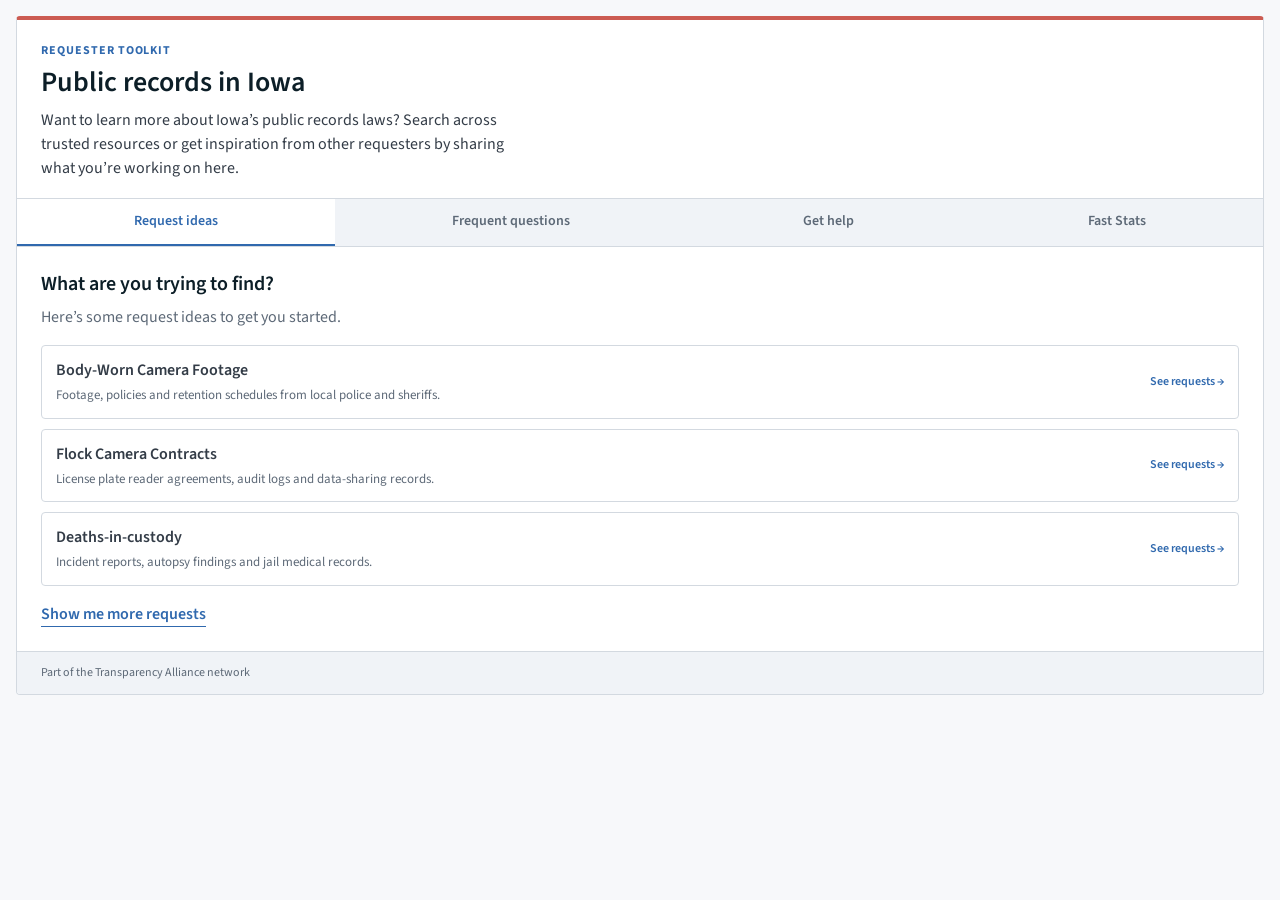
<file: index.html>
<!doctype html><html><head><meta charset=utf8><meta name=viewport content="width=device-width,initial-scale=1,viewport-fit=cover"><style>:root{color-scheme:light;box-sizing:border-box;padding-top:env(safe-area-inset-top,0px);padding-bottom:env(safe-area-inset-bottom,0px)}html{scroll-padding-top:env(safe-area-inset-top,0px)}body{margin:0;padding:0;font:14px -apple-system,BlinkMacSystemFont,sans-serif;background:#fff;color:#000}img{max-width:100%}[hidden]:not([hidden=until-found i]){display:none!important}</style></head><body>
<title>Requester Toolkit Widget</title>
<meta name="claude:viewport-fit-sides" content="cover">
<link rel="preconnect" href="https://fonts.googleapis.com">
<link rel="preconnect" href="https://fonts.gstatic.com" crossorigin>
<link rel="stylesheet" href="https://fonts.googleapis.com/css2?family=Source+Sans+3:wght@400;500;600;700&display=swap">
<style>
/* Layout: a single embeddable card (max 680px) shown on a neutral host page.
   Intro sits on top, a tab strip below it, one panel visible at a time. */
:root {
  --bg: #f7f8fa;
  --card: #ffffff;
  --card-alt: #f0f3f7;
  --fg: #333c47;
  --head: #0c1e27;
  --muted: #5d6977;
  --line: #d3d9e0;
  --line-strong: #97a1ad;
  --accent: #3069ae;
  --accent-ink: #f7f8fa;
  --accent-soft: #e4edf8;
  --btn: #4582cc;
  --btn-edge: #3069ae;
  --btn-ink: #f7f8fa;
  --coral: #cc5c52;
  --mark: #f8dcd8;
  --ok: #1d6b3a;
  --font-display: "Source Sans 3", "Source Sans Pro", -apple-system, "system-ui", "Segoe UI", Roboto, "Helvetica Neue", sans-serif;
  color-scheme: light;
  --font-body: "Source Sans 3", "Source Sans Pro", -apple-system, "system-ui", "Segoe UI", Roboto, "Helvetica Neue", sans-serif;
}

* { box-sizing: border-box; }
body {
  background: var(--bg);
  color: var(--fg);
  font-family: var(--font-body);
  font-size: 16px;
  line-height: 1.5;
  padding-block: 16px;
  padding-left: max(16px, env(safe-area-inset-left, 0px));
  padding-right: max(16px, env(safe-area-inset-right, 0px));
}
.host-note {
  max-width: 680px;
  margin: 0 auto 12px;
  font-size: 12px;
  letter-spacing: 0.04em;
  text-transform: uppercase;
  color: var(--muted);
}

/* ---------- widget ---------- */
.rt-widget {
  width: 100%;
  margin: 0;
  background: var(--card);
  border: 1px solid var(--line);
  border-top: 4px solid var(--coral);
  border-radius: 4px;
  overflow: hidden;
}
.rt-head { padding: 22px 24px 18px; }
.rt-kicker {
  font-size: 12px;
  font-weight: 700;
  letter-spacing: 0.08em;
  text-transform: uppercase;
  color: var(--accent);
  margin: 0 0 6px;
}
.rt-title {
  font-family: var(--font-display);
  font-weight: 600;
  font-size: 28px;
  line-height: 1.15;
  color: var(--head);
  margin: 0 0 10px;
  text-wrap: balance;
}
.rt-intro { margin: 0; color: var(--fg); max-width: 60ch; }
.rt-intro strong { font-weight: 600; }

.rt-tabs {
  display: flex;
  border-top: 1px solid var(--line);
  border-bottom: 1px solid var(--line);
  background: var(--card-alt);
  overflow-x: auto;
}
.rt-tab {
  flex: 1 1 auto;
  appearance: none;
  background: transparent;
  border: 0;
  border-bottom: 3px solid transparent;
  margin-bottom: -1px;
  padding: 12px 14px;
  font: inherit;
  font-size: 14px;
  font-weight: 600;
  color: var(--muted);
  white-space: nowrap;
  cursor: pointer;
}
.rt-tab:hover { color: var(--fg); }
.rt-tab[aria-selected="true"] {
  color: var(--accent);
  background: var(--card);
  border-bottom-color: var(--accent);
}
.rt-tab:focus-visible, .rt-widget a:focus-visible, .rt-widget button:focus-visible,
.rt-widget input:focus-visible, .rt-widget textarea:focus-visible, .rt-widget summary:focus-visible {
  outline: 2px solid var(--accent);
  outline-offset: 2px;
}

.rt-panel { padding: 22px 24px 24px; }
.rt-panel h3 {
  font-family: var(--font-display);
  font-size: 20px;
  font-weight: 600;
  color: var(--head);
  margin: 0 0 6px;
}
.rt-lede { margin: 0 0 16px; color: var(--muted); }

/* request ideas */
.rt-ideas { list-style: none; margin: 0 0 16px; padding: 0; display: grid; gap: 10px; }
.rt-idea a {
  display: grid;
  grid-template-columns: 1fr auto;
  gap: 4px 12px;
  align-items: center;
  padding: 12px 14px;
  border: 1px solid var(--line);
  border-radius: 4px;
  color: inherit;
  text-decoration: none;
  background: var(--card);
}
.rt-idea a:hover { border-color: var(--accent); background: var(--accent-soft); }
.rt-idea-name { font-weight: 600; }
.rt-idea-desc { grid-column: 1; font-size: 13px; color: var(--muted); }
.rt-idea-count {
  grid-column: 2; grid-row: 1 / span 2;
  font-size: 12px; color: var(--accent); font-weight: 600; white-space: nowrap;
}
.rt-more {
  display: inline-block;
  font-weight: 600;
  color: var(--accent);
  text-decoration: none;
  border-bottom: 1px solid currentColor;
}
.rt-more:hover { opacity: 0.8; }

/* faq */
.rt-faq { margin: 0 0 22px; border-top: 1px solid var(--line); }
.rt-faq-item { border-bottom: 1px solid var(--line); }
.rt-faq-q {
  width: 100%;
  display: flex;
  justify-content: space-between;
  align-items: flex-start;
  gap: 12px;
  text-align: left;
  background: transparent;
  border: 0;
  padding: 13px 2px;
  font: inherit;
  font-weight: 600;
  color: var(--fg);
  cursor: pointer;
}
.rt-faq-q:hover { color: var(--accent); }
.rt-faq-q .rt-via { display: block; font-size: 12px; font-weight: 400; color: var(--muted); margin-top: 1px; }
.rt-chev { flex: none; margin-top: 6px; width: 8px; height: 8px; border-right: 2px solid currentColor; border-bottom: 2px solid currentColor; transform: rotate(45deg); transition: transform 0.15s ease; }
.rt-faq-q[aria-expanded="true"] .rt-chev { transform: rotate(-135deg); margin-top: 9px; }
.rt-faq-a { padding: 0 2px 14px; max-width: 60ch; }
.rt-faq-a p { margin: 0 0 8px; }
.rt-src { font-size: 13px; }
.rt-src a, .rt-result-src a { color: var(--accent); font-weight: 600; }

/* ask */
.rt-ask { padding-top: 4px; }
.rt-ask h4 { margin: 0 0 4px; font-size: 15px; }
.rt-ask-form { display: flex; gap: 8px; flex-wrap: wrap; margin-top: 10px; }
.rt-ask-form input[type="search"] { flex: 1 1 220px; min-width: 0; }
.rt-input {
  font: inherit;
  color: var(--fg);
  background: var(--card);
  border: 1px solid var(--line);
  border-radius: 4px;
  padding: 9px 11px;
  width: 100%;
}
textarea.rt-input { min-height: 90px; resize: vertical; }
.rt-btn {
  font: inherit;
  font-weight: 500;
  background: var(--btn);
  color: var(--btn-ink);
  border: 1px solid var(--btn-edge);
  border-radius: 4px;
  padding: 9px 16px;
  cursor: pointer;
}
.rt-btn:hover { filter: brightness(1.08); }
.rt-chips { display: flex; gap: 6px; flex-wrap: wrap; margin: 10px 0 0; padding: 0; list-style: none; }
.rt-chip {
  font: inherit; font-size: 12px; color: var(--muted);
  background: var(--card-alt); border: 1px solid var(--line);
  border-radius: 999px; padding: 3px 10px; cursor: pointer;
}
.rt-chip:hover { color: var(--accent); border-color: var(--accent); }
.rt-results { margin-top: 14px; display: grid; gap: 10px; }
.rt-results-meta { font-size: 13px; color: var(--muted); margin: 0; }
.rt-result {
  margin: 0;
  padding: 12px 14px;
  background: var(--card-alt);
  border: 1px solid var(--line);
  border-radius: 4px;
}
.rt-result blockquote { margin: 0 0 8px; padding: 0; font-family: var(--font-display); font-size: 16px; line-height: 1.45; }
.rt-result mark { background: var(--mark); color: inherit; border-radius: 2px; padding: 0 1px; }
.rt-result-src { font-size: 13px; color: var(--muted); display: flex; flex-wrap: wrap; gap: 4px 10px; align-items: baseline; }
.rt-badge {
  font-size: 11px; font-weight: 700; letter-spacing: 0.05em; text-transform: uppercase;
  color: var(--accent); background: var(--accent-soft); border-radius: 4px; padding: 1px 6px;
}

/* help */
.rt-help-list { margin: 0 0 20px; padding: 0; list-style: none; display: grid; gap: 8px; }
.rt-help-list li {
  display: flex; gap: 10px; align-items: baseline;
  padding: 10px 12px; border: 1px solid var(--line); border-radius: 4px;
}
.rt-help-list a { color: var(--accent); font-weight: 600; }
.rt-help-list span { color: var(--muted); font-size: 13px; }
.rt-form { display: grid; gap: 12px; padding-top: 16px; border-top: 1px solid var(--line); }
.rt-form label { display: block; font-size: 13px; font-weight: 600; margin-bottom: 4px; }
.rt-form-note { font-size: 13px; color: var(--muted); margin: 0; }
.rt-form-note details { display: inline; }
.rt-form-note summary { display: inline; cursor: pointer; color: var(--accent); font-weight: 600; }
.rt-form-note details[open] { display: block; margin-top: 6px; }
.rt-status {
  margin: 0; padding: 10px 12px; border-radius: 4px;
  background: var(--accent-soft); color: var(--fg); font-size: 14px;
}

/* stats */
.rt-stats { list-style: none; margin: 0; padding: 0; display: grid; grid-template-columns: repeat(2, minmax(0, 1fr)); gap: 12px; }
.rt-stat { padding: 14px 16px; border: 1px solid var(--line); border-radius: 4px; background: var(--card); }
.rt-stat-num {
  font-family: var(--font-display);
  font-size: 34px; font-weight: 600; line-height: 1;
  color: var(--head);
  font-variant-numeric: tabular-nums;
}
.rt-stat-num small { font-family: var(--font-body); font-size: 14px; font-weight: 600; color: var(--muted); margin-left: 4px; }
.rt-stat-label { margin: 8px 0 0; font-size: 14px; }
.rt-meter { height: 6px; border-radius: 3px; background: var(--accent-soft); margin-top: 10px; overflow: hidden; }
.rt-meter > i { display: block; height: 100%; background: var(--btn); }
.rt-stat-foot { margin: 14px 0 0; font-size: 12px; color: var(--muted); }

.rt-foot {
  padding: 12px 24px;
  border-top: 1px solid var(--line);
  background: var(--card-alt);
  font-size: 12px;
  color: var(--muted);
  display: flex; justify-content: space-between; gap: 8px 16px; flex-wrap: wrap;
}
.rt-foot a { color: inherit; }

@media (max-width: 520px) {
  .rt-head, .rt-panel, .rt-foot { padding-left: 16px; padding-right: 16px; }
  .rt-stats { grid-template-columns: 1fr; }
  .rt-title { font-size: 23px; }
}
@media (prefers-reduced-motion: reduce) {
  .rt-chev { transition: none; }
}
</style>

<section class="rt-widget" aria-labelledby="rt-title">
  <header class="rt-head">
    <p class="rt-kicker">Requester Toolkit</p>
    <h2 class="rt-title" id="rt-title">Public records in Iowa</h2>
    <p class="rt-intro">Want to learn more about Iowa’s public records laws? Search across trusted resources or get inspiration from other requesters by sharing what you’re working on here.</p>
  </header>

  <div class="rt-tabs" role="tablist" aria-label="Requester toolkit sections">
    <button class="rt-tab" role="tab" id="tab-ideas" aria-controls="panel-ideas" aria-selected="true">Request ideas</button>
    <button class="rt-tab" role="tab" id="tab-faq" aria-controls="panel-faq" aria-selected="false" tabindex="-1">Frequent questions</button>
    <button class="rt-tab" role="tab" id="tab-help" aria-controls="panel-help" aria-selected="false" tabindex="-1">Get help</button>
    <button class="rt-tab" role="tab" id="tab-stats" aria-controls="panel-stats" aria-selected="false" tabindex="-1">Fast Stats</button>
  </div>

  <!-- Request ideas -->
  <div class="rt-panel" role="tabpanel" id="panel-ideas" aria-labelledby="tab-ideas">
    <h3>What are you trying to find?</h3>
    <p class="rt-lede">Here’s some request ideas to get you started.</p>
    <ul class="rt-ideas">
      <li class="rt-idea"><a href="https://www.muckrock.com/foi/list/?q=body-worn+camera+footage&jurisdiction=iowa" target="_blank" rel="noopener">
        <span class="rt-idea-name">Body-Worn Camera Footage</span>
        <span class="rt-idea-desc">Footage, policies and retention schedules from local police and sheriffs.</span>
        <span class="rt-idea-count">See requests →</span></a></li>
      <li class="rt-idea"><a href="https://www.muckrock.com/foi/list/?q=flock+camera+contracts&jurisdiction=iowa" target="_blank" rel="noopener">
        <span class="rt-idea-name">Flock Camera Contracts</span>
        <span class="rt-idea-desc">License plate reader agreements, audit logs and data-sharing records.</span>
        <span class="rt-idea-count">See requests →</span></a></li>
      <li class="rt-idea"><a href="https://www.muckrock.com/foi/list/?q=deaths+in+custody&jurisdiction=iowa" target="_blank" rel="noopener">
        <span class="rt-idea-name">Deaths-in-custody</span>
        <span class="rt-idea-desc">Incident reports, autopsy findings and jail medical records.</span>
        <span class="rt-idea-count">See requests →</span></a></li>
    </ul>
    <a class="rt-more" href="https://www.muckrock.com/jurisdiction/iowa/" target="_blank" rel="noopener">Show me more requests</a>
  </div>

  <!-- Frequent questions -->
  <div class="rt-panel" role="tabpanel" id="panel-faq" aria-labelledby="tab-faq" hidden>
    <h3>Frequent questions</h3>
    <p class="rt-lede">Select a question to see the answer and where it comes from.</p>
    <div class="rt-faq" id="rt-faq"></div>

    <div class="rt-ask">
      <h4>Have a question not answered here?</h4>
      <p class="rt-lede" style="margin:0">Ask it and we’ll try to find resources in the Transparency Alliance network. Results are passages pulled word for word from NFOIC members, MuckRock Resources and RCFP open government guides, each linked back to its source.</p>
      <form class="rt-ask-form" id="rt-ask-form" role="search">
        <label for="rt-q" class="sr" style="position:absolute;left:-9999px">Your question</label>
        <input class="rt-input" type="search" id="rt-q" placeholder="e.g. Can an agency charge me to review records?" autocomplete="off">
        <button class="rt-btn" type="submit">Search resources</button>
      </form>
      <ul class="rt-chips" id="rt-chips" aria-label="Example questions"></ul>
      <div class="rt-results" id="rt-results" aria-live="polite"></div>
    </div>
  </div>

  <!-- Get help -->
  <div class="rt-panel" role="tabpanel" id="panel-help" aria-labelledby="tab-help" hidden>
    <h3>Get help</h3>
    <p class="rt-lede">In Iowa, the following help is available for records requesters:</p>
    <ul class="rt-help-list">
      <li><a href="https://ifoic.info/ask" target="_blank" rel="noopener">Ask Herb</a><span>via the Iowa Freedom of Information Council</span></li>
      <li><a href="https://ifoic.info/contact" target="_blank" rel="noopener">Iowa Freedom of Information Council</a></li>
      <li><a href="https://www.rcfp.org/legal-hotline/" target="_blank" rel="noopener">RCFP Legal Hotline</a></li>
    </ul>
    <form class="rt-form" id="rt-help-form" novalidate>
      <p class="rt-form-note">Or share your question and email address here and we’ll share it with our partners.
        <details><summary>Read more</summary>
          <span>In a live version, your question and email would go to the organizations listed above so one of them can reply directly. Nothing is posted publicly.</span>
        </details></p>
      <div>
        <label for="rt-email">Email</label>
        <input class="rt-input" type="email" id="rt-email" autocomplete="email" placeholder="you@example.com">
      </div>
      <div>
        <label for="rt-question">Your question</label>
        <textarea class="rt-input" id="rt-question" placeholder="What are you trying to get, and what is getting in the way?"></textarea>
      </div>
      <div><button class="rt-btn" type="submit">Share with partners</button></div>
      <p class="rt-status" id="rt-status" role="status" hidden></p>
    </form>
  </div>

  <!-- Fast stats -->
  <div class="rt-panel" role="tabpanel" id="panel-stats" aria-labelledby="tab-stats" hidden>
    <h3>Fast stats</h3>
    <p class="rt-lede">What to expect when you file a request in Iowa.</p>
    <ul class="rt-stats">
      <li class="rt-stat">
        <div class="rt-stat-num">20<small>days</small></div>
        <p class="rt-stat-label">Up to 20 days for a response legally.</p>
      </li>
      <li class="rt-stat">
        <div class="rt-stat-num">74<small>days</small></div>
        <p class="rt-stat-label">Average response time is 74 days.</p>
      </li>
      <li class="rt-stat">
        <div class="rt-stat-num">37%</div>
        <p class="rt-stat-label">of requests are completed with documents.</p>
        <div class="rt-meter" aria-hidden="true"><i style="width:37%"></i></div>
      </li>
      <li class="rt-stat">
        <div class="rt-stat-num">15%</div>
        <p class="rt-stat-label">of requests have an associated cost from the agency.</p>
        <div class="rt-meter" aria-hidden="true"><i style="width:15%"></i></div>
      </li>
    </ul>
    <p class="rt-stat-foot">Based on requests filed through MuckRock in Iowa.</p>
  </div>

  <footer class="rt-foot">
    <span>Part of the Transparency Alliance network</span>
  </footer>
</section>

<script>
(function () {
  /* ---------- tabs ---------- */
  var tabs = Array.prototype.slice.call(document.querySelectorAll('.rt-tab'));
  function select(tab, focus) {
    tabs.forEach(function (t) {
      var on = t === tab;
      t.setAttribute('aria-selected', on ? 'true' : 'false');
      t.tabIndex = on ? 0 : -1;
      document.getElementById(t.getAttribute('aria-controls')).hidden = !on;
    });
    if (focus) tab.focus();
  }
  tabs.forEach(function (t, i) {
    t.addEventListener('click', function () { select(t, false); });
    t.addEventListener('keydown', function (e) {
      var n = null;
      if (e.key === 'ArrowRight') n = tabs[(i + 1) % tabs.length];
      else if (e.key === 'ArrowLeft') n = tabs[(i - 1 + tabs.length) % tabs.length];
      else if (e.key === 'Home') n = tabs[0];
      else if (e.key === 'End') n = tabs[tabs.length - 1];
      if (n) { e.preventDefault(); select(n, true); }
    });
  });

  /* ---------- FAQ (answers are sample text for the prototype) ---------- */
  var faqs = [
    { q: 'When can I file an appeal?',
      a: ['In Iowa you can ask for review if an agency denies your request, ignores it, or the response is incomplete. A complaint to the Iowa Public Information Board has a filing deadline measured in days from the violation, so file soon after you get the denial or notice the delay.'],
      src: 'RCFP Open Government Guide: Iowa', url: 'https://www.rcfp.org/open-government-guide/iowa/' },
    { q: 'What’s the average cost of a request?',
      a: ['Most requests in Iowa finish with no fee. When an agency does charge, the law limits it to the actual cost of providing the records, such as copying or staff time to retrieve them. You can ask for an estimate up front and narrow the request if the number is too high.'],
      src: 'MuckRock Resources: Iowa fees', url: 'https://www.muckrock.com/jurisdiction/iowa/' },
    { q: 'Where can I find a lawyer?', via: 'via Iowa Freedom of Information Council',
      a: ['The Iowa Freedom of Information Council can point requesters to attorneys who handle open records disputes. The RCFP Legal Hotline also offers free help to journalists.'],
      src: 'Iowa Freedom of Information Council', url: 'https://ifoic.info/contact' }
  ];
  var faqEl = document.getElementById('rt-faq');
  faqs.forEach(function (f, i) {
    var item = document.createElement('div');
    item.className = 'rt-faq-item';
    var btn = document.createElement('button');
    btn.className = 'rt-faq-q';
    btn.type = 'button';
    btn.id = 'faq-q' + i;
    btn.setAttribute('aria-expanded', 'false');
    btn.setAttribute('aria-controls', 'faq-a' + i);
    var label = document.createElement('span');
    label.appendChild(document.createTextNode(f.q));
    if (f.via) {
      var v = document.createElement('span');
      v.className = 'rt-via';
      v.textContent = f.via;
      label.appendChild(v);
    }
    var chev = document.createElement('span');
    chev.className = 'rt-chev';
    chev.setAttribute('aria-hidden', 'true');
    btn.appendChild(label);
    btn.appendChild(chev);
    var ans = document.createElement('div');
    ans.className = 'rt-faq-a';
    ans.id = 'faq-a' + i;
    ans.hidden = true;
    ans.setAttribute('role', 'region');
    ans.setAttribute('aria-labelledby', btn.id);
    f.a.forEach(function (t) {
      var p = document.createElement('p'); p.textContent = t; ans.appendChild(p);
    });
    var s = document.createElement('p');
    s.className = 'rt-src';
    s.appendChild(document.createTextNode('Source: '));
    var a = document.createElement('a');
    a.href = f.url; a.target = '_blank'; a.rel = 'noopener'; a.textContent = f.src;
    s.appendChild(a);
    ans.appendChild(s);
    btn.addEventListener('click', function () {
      var open = btn.getAttribute('aria-expanded') === 'true';
      btn.setAttribute('aria-expanded', open ? 'false' : 'true');
      ans.hidden = open;
    });
    item.appendChild(btn);
    item.appendChild(ans);
    faqEl.appendChild(item);
  });

  /* ---------- "RAG" search, pre-baked sample passages ---------- */
  var passages = [
    { text: 'An agency may charge a fee for providing copies of public records, but the fee is limited to the actual cost of providing the service, including the cost of copying and any supervision of the examination.',
      tags: 'cost fee fees charge copies copying price how much expensive', type: 'RCFP', source: 'Open Government Guide: Iowa, Fees', url: 'https://www.rcfp.org/open-government-guide/iowa/' },
    { text: 'Ask the agency for a written estimate before it begins work. If the total is higher than you expected, you can narrow your request by date range, record type or custodian.',
      tags: 'cost fee estimate narrow reduce waive price', type: 'MuckRock', source: 'MuckRock Resources, Reducing request fees', url: 'https://www.muckrock.com/jurisdiction/iowa/' },
    { text: 'If your request is denied in whole or in part, the agency should tell you which exemption it is relying on. Keep the denial letter, because it is the starting point for any complaint or appeal.',
      tags: 'denied denial appeal exemption complaint reject refuse', type: 'RCFP', source: 'Open Government Guide: Iowa, Appeals', url: 'https://www.rcfp.org/open-government-guide/iowa/' },
    { text: 'Requesters who believe their rights were violated can contact the Council for guidance on next steps, including whether to file a complaint with the state board or seek legal counsel.',
      tags: 'help lawyer attorney complaint violation legal board guidance', type: 'NFOIC member', source: 'Iowa Freedom of Information Council', url: 'https://ifoic.info/contact' },
    { text: 'You do not need to explain why you want a record, and an agency generally cannot require you to give a reason as a condition of receiving it.',
      tags: 'reason why purpose motive identity who can request', type: 'RCFP', source: 'Open Government Guide: Iowa, Who may request', url: 'https://www.rcfp.org/open-government-guide/iowa/' },
    { text: 'Body camera video is often held by the police department, but the county attorney or city may also have copies. Ask for the footage, the incident number and the department’s retention policy in the same request.',
      tags: 'body camera bodycam footage video police retention policy', type: 'MuckRock', source: 'MuckRock Resources, Police video', url: 'https://www.muckrock.com/jurisdiction/iowa/' },
    { text: 'Agencies are expected to respond promptly. When a response will take longer, ask the agency for a date by which you can expect the records and put that date in your calendar.',
      tags: 'deadline days response time how long wait delay late slow timeline', type: 'NFOIC member', source: 'Iowa Freedom of Information Council', url: 'https://ifoic.info/contact' },
    { text: 'Email your request so you have a dated record, name the records as specifically as you can, and keep a copy of everything you send and receive.',
      tags: 'file write submit how to start email tips records specific', type: 'MuckRock', source: 'MuckRock Resources, Writing a request', url: 'https://www.muckrock.com/jurisdiction/iowa/' }
  ];
  var stop = 'a an the and or of to in on for is are can do does i my me how what when where who why it be with at by from this that'.split(' ');
  function tokens(s) {
    return s.toLowerCase().replace(/[^a-z0-9\s]/g, ' ').split(/\s+/).filter(function (w) { return w.length > 1 && stop.indexOf(w) === -1; });
  }
  function esc(s) { return s.replace(/[&<>"]/g, function (c) { return { '&': '&amp;', '<': '&lt;', '>': '&gt;', '"': '&quot;' }[c]; }); }
  function highlight(text, words) {
    var out = esc(text);
    words.forEach(function (w) {
      if (w.length < 3) return;
      out = out.replace(new RegExp('\\b(' + w.replace(/[.*+?^${}()|[\]\\]/g, '\\$&') + '\\w*)', 'gi'), '<mark>$1</mark>');
    });
    return out;
  }
  var qInput = document.getElementById('rt-q');
  var results = document.getElementById('rt-results');
  function run(query) {
    var words = tokens(query);
    results.textContent = '';
    if (!words.length) return;
    var scored = passages.map(function (p) {
      var hay = (p.text + ' ' + p.tags).toLowerCase(), s = 0;
      words.forEach(function (w) { if (hay.indexOf(w) !== -1) s += p.tags.indexOf(w) !== -1 ? 2 : 1; });
      return { p: p, s: s };
    }).filter(function (x) { return x.s > 0; }).sort(function (a, b) { return b.s - a.s; }).slice(0, 3);
    var meta = document.createElement('p');
    meta.className = 'rt-results-meta';
    meta.textContent = scored.length
      ? scored.length + ' passage' + (scored.length > 1 ? 's' : '') + ' found, shown as written in the source.'
      : 'No passages found in this prototype’s sample set. Try different words, or use Get help.';
    results.appendChild(meta);
    scored.forEach(function (x) {
      var fig = document.createElement('figure');
      fig.className = 'rt-result';
      fig.innerHTML = '<blockquote>' + highlight(x.p.text, words) + '</blockquote>' +
        '<figcaption class="rt-result-src"><span class="rt-badge">' + esc(x.p.type) + '</span>' +
        '<span>' + esc(x.p.source) + '</span>' +
        '<a href="' + x.p.url + '" target="_blank" rel="noopener">Read full source</a></figcaption>';
      results.appendChild(fig);
    });
  }
  document.getElementById('rt-ask-form').addEventListener('submit', function (e) {
    e.preventDefault();
    run(qInput.value);
  });
  var chipList = document.getElementById('rt-chips');
  ['Can an agency charge me to review records?', 'What if my request is denied?', 'How do I get police body camera video?'].forEach(function (q) {
    var li = document.createElement('li');
    var b = document.createElement('button');
    b.type = 'button'; b.className = 'rt-chip'; b.textContent = q;
    b.addEventListener('click', function () { qInput.value = q; run(q); });
    li.appendChild(b);
    chipList.appendChild(li);
  });

  /* ---------- help form (static: nothing leaves the page) ---------- */
  document.getElementById('rt-help-form').addEventListener('submit', function (e) {
    e.preventDefault();
    var email = document.getElementById('rt-email');
    var q = document.getElementById('rt-question');
    var status = document.getElementById('rt-status');
    status.hidden = false;
    if (!email.value.trim() || email.value.indexOf('@') < 1 || !q.value.trim()) {
      status.textContent = 'Add a valid email address and your question so a partner can reply.';
      return;
    }
    status.textContent = 'Prototype only: this form does not send anything. In a live version your question would go to the partners listed above.';
  });
})();
</script>

</body></html>
</file>
